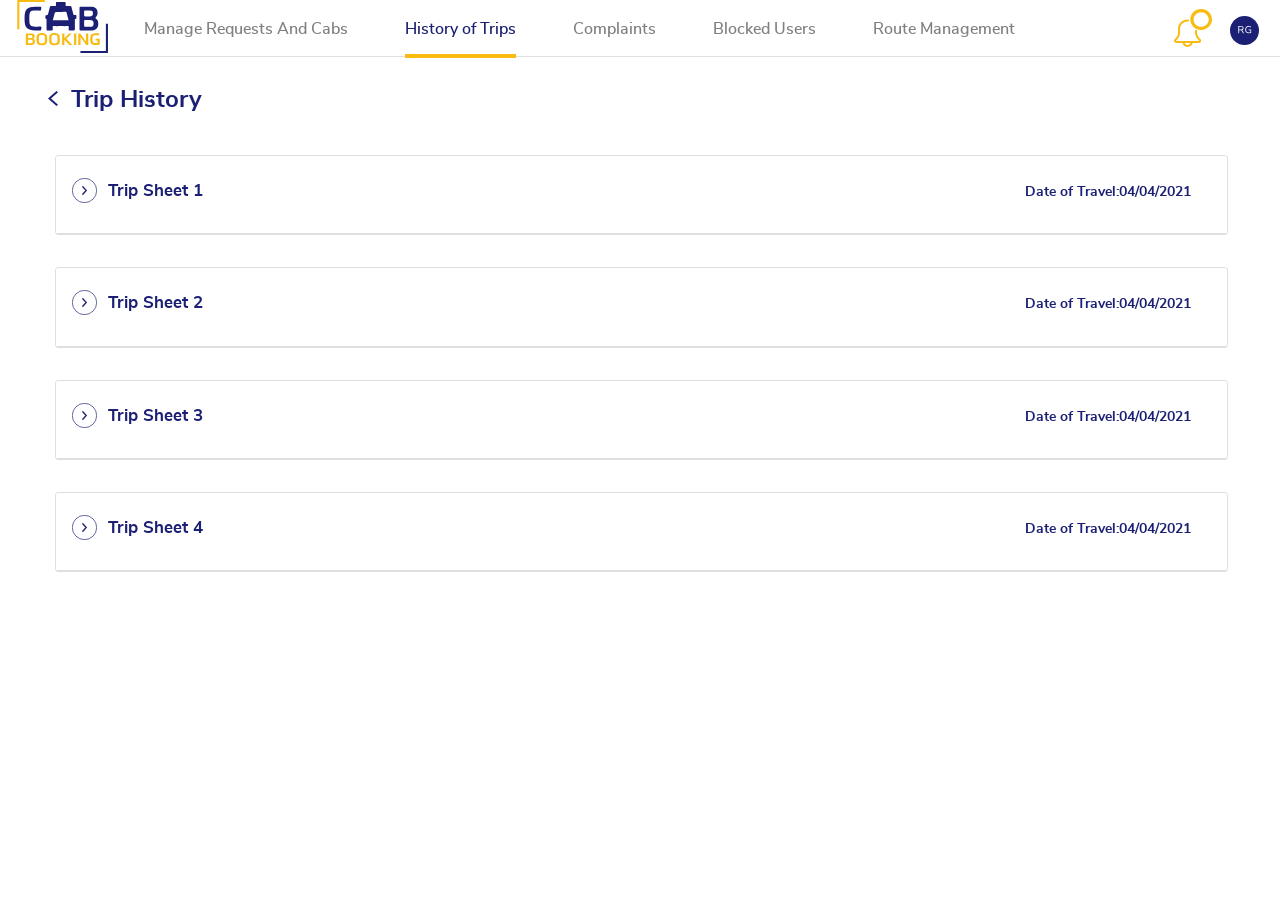
<file: AssignedCab/src/main/resources/static/accordionhistory.html>
<!DOCTYPE html>
<html lang ="en">
    <head>
        <meta charset ='utf-8'>
        <title>Capital Planning System</title>
        <link rel="stylesheet" type="text/css" href="css/stylesheet.css">
        <link rel="stylesheet" type="text/css" href="css/commontheme.css">
    </head>
    <body>
       <!--nav starts-->
       <div class="container-fluid">
        <div class="row">
      <div class="col-md-12 topnav-border">
        <div class="float-start">
             <a class="cab-logo" href="cabadmin.html"><img src="images/cab-logo.svg" class="cabapp-logo" alt="logo"></a>
          </div>
          <div class="float-start">
            <ul class="list-group list-group-horizontal">
                <li class="list-group-item nav-menu"><a class="link nav-align-tabs" href="cabadmin.html">Manage Requests And Cabs</a></li>
                <li class="list-group-item nav-menu"><a class="link requests requests-tabactive" href="history.html">History of Trips</a></li>
                <li class="list-group-item nav-menu"><a class="link nav-align-tabs" href="complaints.html">Complaints</a></li>
                <li class="list-group-item nav-menu"><a class="link nav-align-tabs" href="Blockedusers.html">Blocked Users</a></li>
                <li class="list-group-item nav-menu"><a class="link nav-align-tabs " href="routemanagement.html">Route Management</a></li>
             </ul>
            </div>
            <div class="float-end">
              <!--notification starts-->
              <div class="float-start">
                <div class="header-right">
                  <div class="dropdown col-md-12 float-start">
                      <img class="cursor" src="images/notify.svg" alt="notify-icon" title="notifications"  data-toggle="dropdown" aria-expanded="true">
                  <div class="dropdown-menu m-0 p-3 notify-filter" >
                    <div class="container-fluid">
                        <div class="row">
                            <div class="col-md-12 pb-2 border-0 mb-3"><span class="text-style-title h-size3">Notification</span>
                              <button type="button" class="btn-close float-end close-filter" data-dismiss="notify-filter" aria-label="Close">
                            </button>
                            </div>
                            
                             <div class="col-md-12">
                              <div class="row mb-3">
                                      <div class=" col-md-12 float-start topnav-border">
                                          <img src="images/success.svg" class="notification-icon float-start" alt="notifyicon">
                                          <p class="float-start notification-content">TN 12 W 3243 Trip ended<br>
                                          <span class="color">Succesfully</span></p>
                                        </div>
                                      <div class="float-end">
                                          <h6 class="notification-time float-end ">Just now</h6>
                                        </div>
                                  </div>
                                  
                                  <div>
                                      <div class=" col-md-12 float-start topnav-border">
                                          <img src="images/comp-red.svg" class="notification-icon float-start" alt="notifyicon">
                                          <p class="float-start notification-content">1234 Nithya Raised a<br>
                                            <span class="color1">Compliant</span></p>
                                        </div>
                                          <div class="float-end" >
                                            <h6 class="notification-time float-end ">Just now</h6>
                                          </div>
                                  </div>
                                 
                                 <div>
                                    <div class=" col-md-12 mt-3 ">
                                        <div class="col-md-6 float-start notify-space">
                                          <h6>2 Notifications</h6>
                                        </div>
                                        <div class="col-md-6 float-end notify-space1">
                                           <a href="#" class="float-end">Clear All</a>
                                        </div>
                                       </div>
                                 </div>
                              </div>
                            </div>
                          </div>
                      </div>
                  </div>
                </div>
              </div>
            <!--notification here-->

            <!--user profile starts-->
            <div class="float-end">
              <div class="header-right">
                <div class="dropdown col-md-12 float-start">
                    <img class="cursor navuserprofile-icons" src="images/user-profile.svg" alt="user-icon" title="User Profile"  data-toggle="dropdown" aria-expanded="true"/>
                <div class="dropdown-menu m-0 p-3 user-filter" >
                  <div class="container-fluid">
                      <div class="row">
                          <div class="col-md-12 pb-2 border-0 mb-3">
                            <button type="button" class="btn-close float-end close-filter" data-dismiss="user-filter" aria-label="Close">
                          </button>
                          </div>
                        
                           <div class="col-md-12">
                           
                            <div class="col-md-4 float-start">
                              <img src="images/user-icon-image.svg" class="user-profile-icon" alt="profileicon">
                          </div>
                              <div class="col-md-4 float-start">
                                <h5 class="userprofile-content pt-2">Raghavan Govind</h5>
                                <h5 class="userprofile-content1  pt-2">raghavan.g@avasoft.com</h5>
                                <button type="button" class="btnlogoutbtn mb-3 ">Logout</button>
                            
                            
                          
                              </div>
                                   
                           </div>
                            </div>
                            </div>
                          
                        
                  </div>
                  </div>
                  </div>
                  </div>
                  </div>
                  </div>
                  </div>
                  </div>
                 <!--user profile ends-->

                  <!--nav ends-->
        <div class="parent-container mt-2 mb-3 px-lg-5"><!--this is my parent container-->
        <div class="col-md-12">
            <a href="#"><img class="float-start img-back" src="images/back.svg" title="back" alt="back"/></a> 
            <h2 class="h-size1 float-start mb-3">Trip History</h2>
        </div>
        </div>
        <!--accordion tab1 starts here-->
        <div class="col-md-11 mb-4 mt-2 accord float-start">
          <div class="row">
            <div id="accordion">
              <div class="card accordion-card">
                <div class="card-header accordion-card-header accord-head" id="headingOne">
                  <h5 class="mb-0">
                    <span class="accordion-heading accordion-headertxt-style collapsed" data-toggle="collapse" data-target="#collapseOne" aria-expanded="false" aria-controls="collapseOne">       
                      <span class="h-size2 float-end">Date of Travel:04/04/2021</span><span class="accordion-icon"></span><span class="h-size3 float-start px-2 mb-4">Trip Sheet 1</span>
                    </span>
                  </h5>
                </div>
          
                <div id="collapseOne" class="collapse" aria-labelledby="headingOne" data-parent="#accordion">
                  <div class="card-body accordion-body p-0 w-100 float-start">

                     <!---content-->
               <div class="col-md-12 mb-4 float-start w-100 p-0">
                <table class="table">
                  <thead>
                    <tr class="display-shadow">
                      <th class="header-class">SL.No</th>
                      <th class="header-class">Employee Id</th>
                      <th class="header-class">Employee Name</th>
                      <th class="header-class">Drop Point</th>
                      <th class="header-class">Reached Time</th>
                      <th class="header-class">Status</th>
                    </tr>
                    </thead>
                  <tbody>
                      <tr class="row-bg-style">
                          <td class="spacing1">01</td>
                          <td class="spacing1">1234</td>
                          <td class="spacing1">Nithya</td>
                          <td class="spacing1">AGS</td>
                          <td class="spacing1">10:15 PM</td>
                          <td class="spacing1"><button class="round"></button>Reached</td>
                      </tr>
                        <tr class="row-bg-style">
                          <td class="spacing1">02</td>
                          <td class="spacing1">1235</td>
                          <td class="spacing1">Mani</td>
                           <td class="spacing1">Sirucheri</td>
                          <td class="spacing1">10:15 PM</td>
                          <td class="spacing1"><button class="round"></button>Reached</td>
                      </tr>
                        <tr class="row-bg-style">
                          <td class="spacing1">03</td>
                          <td class="spacing1">1236</td>
                          <td class="spacing1">Vishwa</td>
                          <td class="spacing1">Dollar</td>
                          <td class="spacing1">10:16 PM</td>
                          <td class="spacing1"><button class="round"></button>Reached</td>
                      </tr>
                        <tr class="row-bg-style">
                          <td class="spacing1">04</td>
                          <td class="spacing1">1237</td>
                          <td class="spacing1">Rubin</td>
                          <td class="spacing1">KK Nagar</td>
                        <td class="spacing1">-</td>
                        <td class="spacing1"><button class="round1"></button>No Show</td>
                      </tr>
                        <tr class="row-bg-style">
                          <td class="spacing1">05</td>
                          <td class="spacing1">1238</td>
                          <td class="spacing1">Rohith</td>
                          <td class="spacing1">Rajiv Nagar</td>
                          <td class="spacing1">10:17 PM</td>
                          <td class="spacing1"><button class="round"></button>Reached</td>
                      </tr>
                      <tr class="row-bg-style">
                          <td class="spacing1">06</td>
                          <td class="spacing1">1239</td>
                          <td class="spacing1">Saro</td>
                          <td class="spacing1">Medavakkam</td>
                          <td class="spacing1">10:20 PM</td>
                          <td class="spacing1"><button class="round"></button>Reached</td>
                      </tr>
                        </tbody>
                  </table>
            <!--content ends-->
            
            </div>
            
                </div>
              </div>
            </div>
       
           
            </div>
      </div> 
      </div>
      <!-- Accordion tab1 ends Here-->

      <!--accordion tab2 starts here-->
      <div class="col-md-11 mb-4 mt-2 accord float-start">
        <div class="row">
          <div id="accordion1">
            <div class="card accordion-card">
              <div class="card-header accordion-card-header accord-head" id="heading2">
                <h5 class="mb-0">
                  <span class="accordion-heading accordion-headertxt-style collapsed" data-toggle="collapse" data-target="#collapsetwo" aria-expanded="false" aria-controls="collapseOne">         
                    <span class="h-size2 float-end">Date of Travel:04/04/2021</span><span class="accordion-icon"></span><span class="h-size3 float-start px-2 mb-4">Trip Sheet 2</span>
                  </span>
                </h5>
              </div>
        
              <div id="collapsetwo" class="collapse" aria-labelledby="heading2" data-parent="#accordion1">
                <div class="card-body accordion-body p-0 w-100 float-start">

                   <!---content-->
             <div class="col-md-12 mb-4 float-start w-100 p-0">
              <table class="table">
                <thead>
                  <tr class="display-shadow">
                    <th class="header-class">SL.No</th>
                    <th class="header-class">Employee Id</th>
                    <th class="header-class">Employee Name</th>
                    <th class="header-class">Drop Point</th>
                    <th class="header-class">Reached Time</th>
                    <th class="header-class">Status</th>
                  </tr>
                  </thead>
                <tbody>
                    <tr class="row-bg-style">
                        <td class="spacing1">01</td>
                        <td class="spacing1">1234</td>
                        <td class="spacing1">Nithya</td>
                        <td class="spacing1">AGS</td>
                        <td class="spacing1">10:15 PM</td>
                        <td class="spacing1"><button class="round"></button>Reached</td>
                    </tr>
                      <tr class="row-bg-style">
                        <td class="spacing1">02</td>
                        <td class="spacing1">1235</td>
                        <td class="spacing1">Mani</td>
                         <td class="spacing1">Sirucheri</td>
                        <td class="spacing1">10:15 PM</td>
                        <td class="spacing1"><button class="round"></button>Reached</td>
                    </tr>
                      <tr class="row-bg-style">
                        <td class="spacing1">03</td>
                        <td class="spacing1">1236</td>
                        <td class="spacing1">Vishwa</td>
                        <td class="spacing1">Dollar</td>
                        <td class="spacing1">10:16 PM</td>
                        <td class="spacing1"><button class="round"></button>Reached</td>
                    </tr>
                      <tr class="row-bg-style">
                        <td class="spacing1">04</td>
                        <td class="spacing1">1237</td>
                        <td class="spacing1">Rubin</td>
                        <td class="spacing1">KK Nagar</td>
                      <td class="spacing1">-</td>
                      <td class="spacing1"><button class="round1"></button>No Show</td>
                    </tr>
                      <tr class="row-bg-style">
                        <td class="spacing1">05</td>
                        <td class="spacing1">1238</td>
                        <td class="spacing1">Rohith</td>
                        <td class="spacing1">Rajiv Nagar</td>
                        <td class="spacing1">10:18 PM</td>
                        <td class="spacing1"><button class="round"></button>Reached</td>
                    </tr>
                    <tr class="row-bg-style">
                        <td class="spacing1">06</td>
                        <td class="spacing1">1239</td>
                        <td class="spacing1">Saro</td>
                        <td class="spacing1">Medavakkam</td>
                        <td class="spacing1">10:20 PM</td>
                        <td class="spacing1"><button class="round"></button>Reached</td>
                    </tr>
                      </tbody>
                </table>
          <!--content ends-->
          
          </div>
          
              </div>
            </div>
          </div>
     
         
          </div>
    </div> 
    </div>
    <!-- Accordion tab2 ends Here-->
    <!--accordion tab3 starts here-->
    <div class="col-md-11 mb-4 mt-2 accord float-start">
      <div class="row">
        <div id="accordion2">
          <div class="card accordion-card">
            <div class="card-header accordion-card-header accord-head" id="heading3">
              <h5 class="mb-0">
                <span class="accordion-heading accordion-headertxt-style collapsed" data-toggle="collapse" data-target="#collapse3" aria-expanded="false" aria-controls="collapseOne">         
                  <span class="h-size2 float-end">Date of Travel:04/04/2021</span><span class="accordion-icon"></span><span class="h-size3 float-start px-2 mb-4">Trip Sheet 3</span>
                </span>
              </h5>
            </div>
      
            <div id="collapse3" class="collapse" aria-labelledby="heading3" data-parent="#accordion2">
              <div class="card-body accordion-body p-0 w-100 float-start">

                 <!---content-->
           <div class="col-md-12 mb-4 float-start w-100 p-0">
            <table class="table">
              <thead>
                <tr class="display-shadow">
                  <th class="header-class">SL.No</th>
                  <th class="header-class">Employee Id</th>
                  <th class="header-class">Employee Name</th>
                  <th class="header-class">Drop Point</th>
                  <th class="header-class">Reached Time</th>
                  <th class="header-class">Status</th>
                </tr>
                </thead>
              <tbody>
                  <tr class="row-bg-style">
                      <td class="spacing1">01</td>
                      <td class="spacing1">1234</td>
                      <td class="spacing1">Nithya</td>
                      <td class="spacing1">AGS</td>
                      <td class="spacing1">10:15 PM</td>
                      <td class="spacing1"><button class="round"></button>Reached</td>
                  </tr>
                    <tr class="row-bg-style">
                      <td class="spacing1">02</td>
                      <td class="spacing1">1235</td>
                      <td class="spacing1">Mani</td>
                       <td class="spacing1">Sirucheri</td>
                      <td class="spacing1">10:15 PM</td>
                      <td class="spacing1"><button class="round"></button>Reached</td>
                  </tr>
                    <tr class="row-bg-style">
                      <td class="spacing1">03</td>
                      <td class="spacing1">1236</td>
                      <td class="spacing1">Vishwa</td>
                      <td class="spacing1">Dollar</td>
                      <td class="spacing1">10:16 PM</td>
                      <td class="spacing1"><button class="round"></button>Reached</td>
                  </tr>
                    <tr class="row-bg-style">
                      <td class="spacing1">04</td>
                      <td class="spacing1">1237</td>
                      <td class="spacing1">Rubin</td>
                      <td class="spacing1">KK Nagar</td>
                    <td class="spacing1">-</td>
                    <td class="spacing1"><button class="round1"></button>No Show</td>
                  </tr>
                    <tr class="row-bg-style">
                      <td class="spacing1">05</td>
                      <td class="spacing1">1238</td>
                      <td class="spacing1">Rohith</td>
                      <td class="spacing1">Rajiv Nagar</td>
                      <td class="spacing1">10:18 PM</td>
                      <td class="spacing1"><button class="round"></button>Reached</td>
                  </tr>
                  <tr class="row-bg-style">
                      <td class="spacing1">06</td>
                      <td class="spacing1">1239</td>
                      <td class="spacing1">Saro</td>
                      <td class="spacing1">Medavakkam</td>
                      <td class="spacing1">10:20 PM</td>
                      <td class="spacing1"><button class="round"></button>Reached</td>
                  </tr>
                    </tbody>
              </table>
        <!--content ends-->
        
        </div>
        
            </div>
          </div>
        </div>
   
       
        </div>
  </div> 
  </div>
  <!-- Accordion tab3 ends Here-->
  <!--accordion tab4 starts here-->
  <div class="col-md-11 mb-4 mt-2 accord float-start">
    <div class="row">
      <div id="accordion3">
        <div class="card accordion-card">
          <div class="card-header accordion-card-header accord-head" id="heading4">
            <h5 class="mb-0">
              <span class="accordion-heading accordion-headertxt-style collapsed" data-toggle="collapse" data-target="#collapse4" aria-expanded="false" aria-controls="collapseOne">         
                <span class="h-size2 float-end">Date of Travel:04/04/2021</span><span class="accordion-icon"></span><span class="h-size3 float-start px-2 mb-4">Trip Sheet 4</span>
              </span>
            </h5>
          </div>
    
          <div id="collapse4" class="collapse" aria-labelledby="heading4" data-parent="#accordion3">
            <div class="card-body accordion-body p-0 w-100 float-start">

               <!---content-->
         <div class="col-md-12 mb-4 float-start w-100 p-0">
          <table class="table">
            <thead>
              <tr class="display-shadow">
                <th class="header-class">SL.No</th>
                <th class="header-class">Employee Id</th>
                <th class="header-class">Employee Name</th>
                <th class="header-class">Drop Point</th>
                <th class="header-class">Reached Time</th>
                <th class="header-class">Status</th>
              </tr>
              </thead>
            <tbody>
                <tr class="row-bg-style">
                    <td class="spacing1">01</td>
                    <td class="spacing1">1234</td>
                    <td class="spacing1">Nithya</td>
                    <td class="spacing1">AGS</td>
                    <td class="spacing1">10:15 PM</td>
                    <td class="spacing1"><button class="round"></button>Reached</td>
                </tr>
                  <tr class="row-bg-style">
                    <td class="spacing1">02</td>
                    <td class="spacing1">1235</td>
                    <td class="spacing1">Mani</td>
                     <td class="spacing1">Sirucheri</td>
                    <td class="spacing1">10:15 PM</td>
                    <td class="spacing1"><button class="round"></button>Reached</td>
                </tr>
                  <tr class="row-bg-style">
                    <td class="spacing1">03</td>
                    <td class="spacing1">1236</td>
                    <td class="spacing1">Vishwa</td>
                    <td class="spacing1">Dollar</td>
                    <td class="spacing1">10:16 PM</td>
                    <td class="spacing1"><button class="round"></button>Reached</td>
                </tr>
                  <tr class="row-bg-style">
                    <td class="spacing1">04</td>
                    <td class="spacing1">1237</td>
                    <td class="spacing1">Rubin</td>
                    <td class="spacing1">KK Nagar</td>
                  <td class="spacing1">10:20 PM</td>
                  <td class="spacing1"><button class="round"></button>Reached</td>
                </tr>
                  <tr class="row-bg-style">
                    <td class="spacing1">05</td>
                    <td class="spacing1">1238</td>
                    <td class="spacing1">Rohith</td>
                    <td class="spacing1">Rajiv Nagar</td>
                    <td class="spacing1">-</td>
                    <td class="spacing1"><button class="round1"></button>No Show</td>
                </tr>
                <tr class="row-bg-style">
                    <td class="spacing1">06</td>
                    <td class="spacing1">1239</td>
                    <td class="spacing1">Saro</td>
                    <td class="spacing1">Medavakkam</td>
                    <td class="spacing1">-</td>
                    <td class="spacing1"><button class="round1"></button>No show</td>
                </tr>
                  </tbody>
            </table>
      <!--content ends-->
      
      </div>
      
          </div>
        </div>
      </div>
 
     
      </div>
</div> 
</div>
<!-- Accordion tab4 ends Here-->



        <script src="js/jquery.min.js"></script>
        <script src="js/popper.js"></script>
        <script src="js/bootstrap.min.js"></script>
        <script>
             </script>
                
            </body>
          </html>
</file>
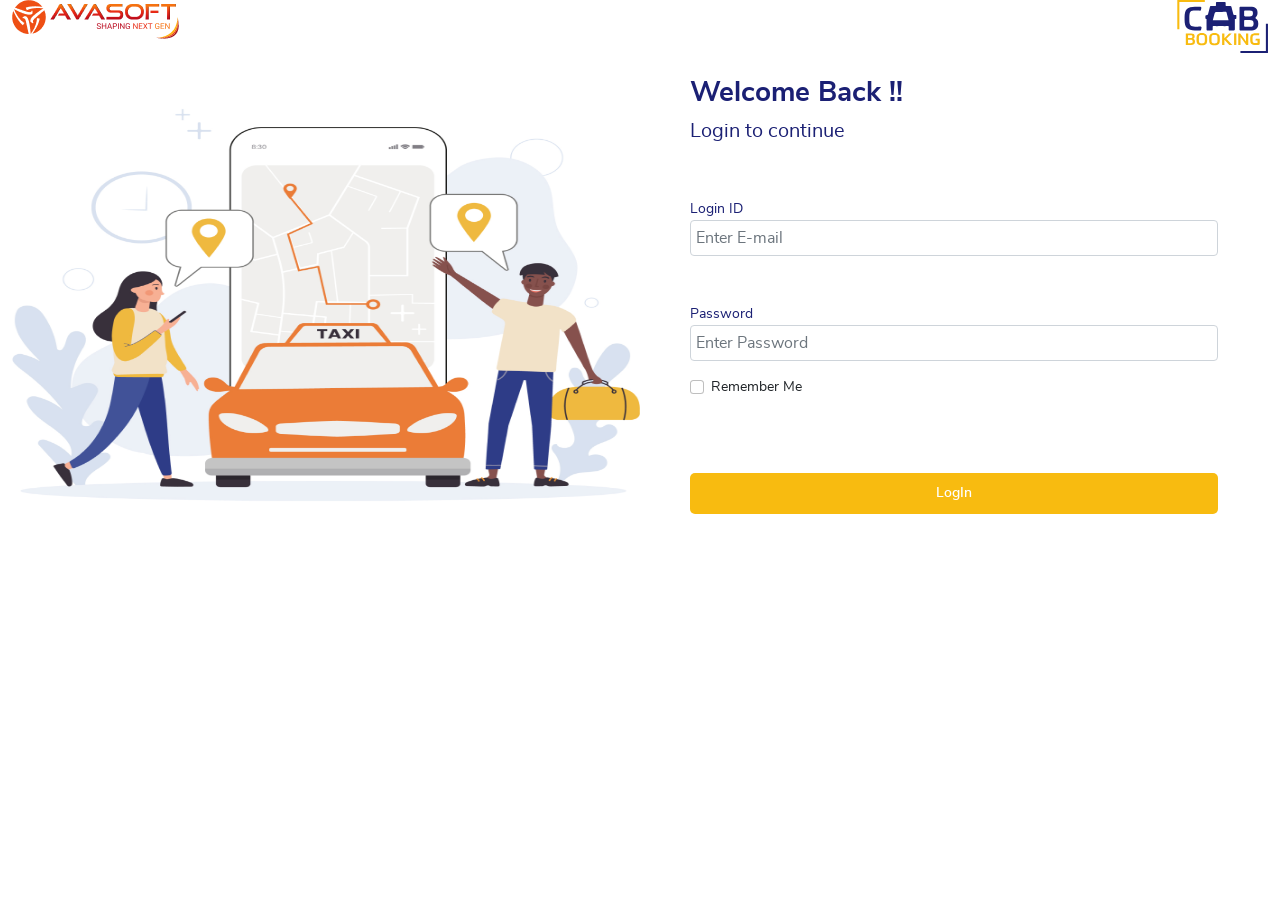
<file: AssignedCab/src/main/resources/static/Admin-login.html>
<!DOCTYPE html>
    <html lang="en">
        <head>
            <title>exercise</title>
            <meta charset="utf-8"/>
            <meta name="viewport" content="width=device-width, initial-scale=1.0">
            <link rel ="stylesheet" type="text/css" href="css/commontheme.css">
             <link rel ="stylesheet" type="text/css" href="css/stylesheet.css">
        </head>
        <body>
           <div class="container-fluid">
               <div class="row">
                   <!--login starts--> 
                   <!--nav starts-->
                   <nav>
                    <div class="col-md-12">
                        <div class="float-start">
                          <img src="images/avasoft-logo.png" class="avasoftlogo" alt="logo">
                        </div>
                        <div class="float-end">
                        <img src="images/cab-logo.svg" class="cabapp-logo float-start" alt="cablogo">
                          
                        </div>
                    </div>
                   </nav>
                   <!--nav ends-->
                   <div class="col-md-12 ">
                      <div class="col-md-6 cab-illustration float-start">
                         <img src="images/Illustration.png" class="illustration"alt="cabillustration">
                      </div>
                      <div class="col-md-12 col-lg-6 login-cred float-start mt-4">
                        <h3 class="welcome">Welcome Back !!</h3>
                        <h5 class="login-title">Login to continue</h5>
                        <div class=" col-md-12  col-12 float-start mt-5">
                            <label class="float-start login-id">Login ID</label>
                        <input type="text"  class=" form-control email float-start" placeholder="Enter E-mail">
                        </div>
                        <div class=" col-md-12 col-12 float-start mt-5">
                            <label class="float-start login-password">Password</label>
                        <input type="text"  class=" form-control password float-start" placeholder="Enter Password">
                        </div>
                       <div class=" col-md-12  col-12 check-box float-start mt-3 ">
                        <div class="form-check ">
                            <input class="form-check-input remember-checkbox float-start" type="checkbox" value="" id="rememberCheck">
                            <label class="form-check-label " for="rememberCheck">Remember Me</label>
                          </div>
                       </div>
                        <div>
                          <button type="button" class="login ">LogIn</button>
                        </div>
                      </div>
                   </div>
                    
                    <!--login starts--> 

               </div>

           </div>
            <!-- button -->
              
            
          
            <!--action block popup ends-->
            <script src="js/jquery.min.js"></script>
         <script src="js/popper.js"></script>
         <script src="js/bootstrap.min.js"></script>
         <script>
          $('.advanced-filter').click(function (event) {
          event.stopPropagation();
          
        });
            $('#close-filter').click(function(){
        $('.advanced-filter').removeClass('show');
        })
        </script>
        </body>
    </html>
</file>
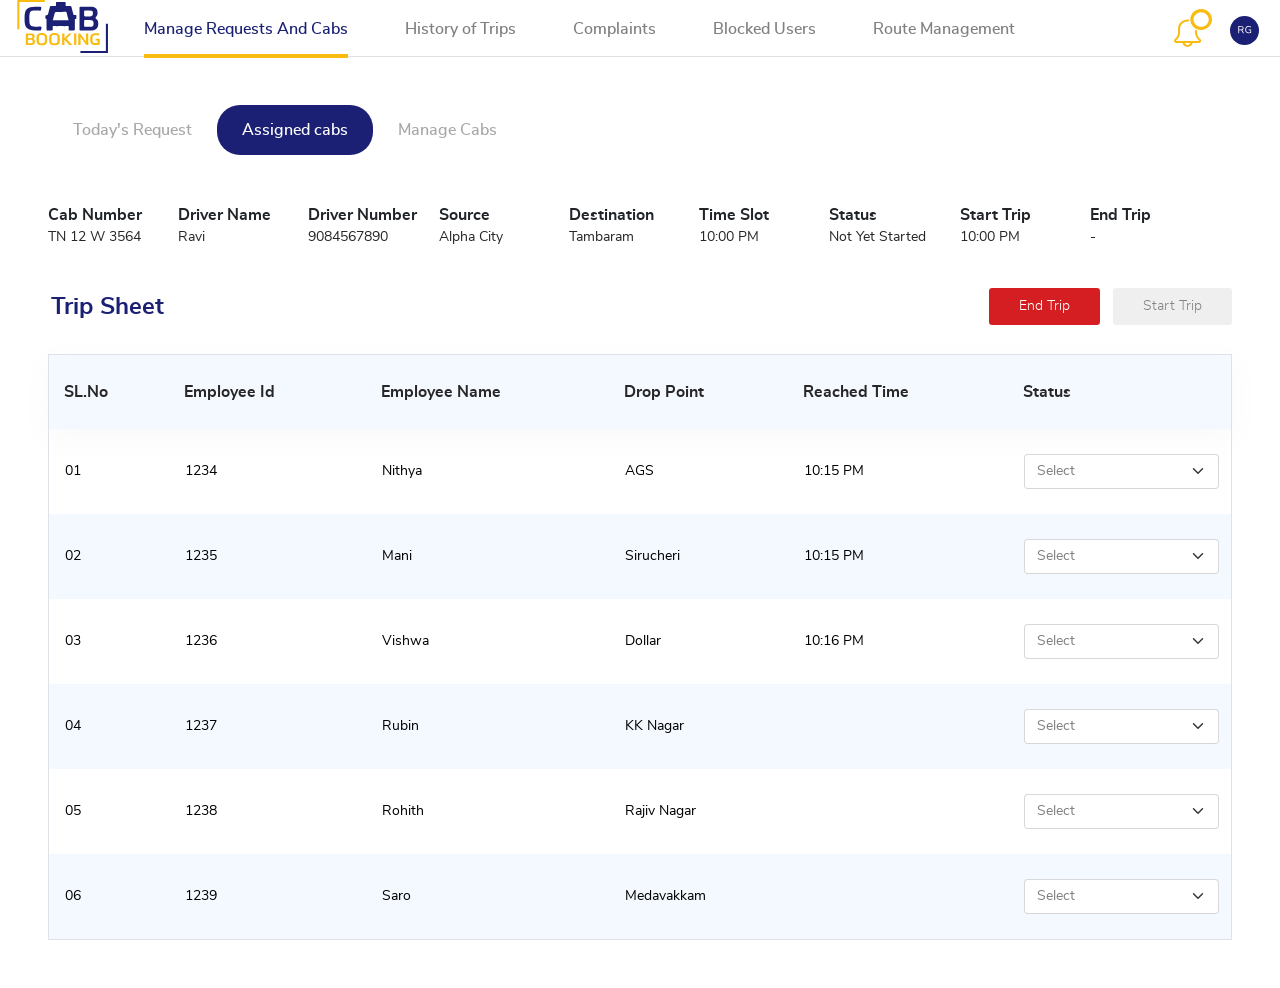
<file: AssignedCab/src/main/resources/static/ongoingtripsheet.html>
<!DOCTYPE html>
<html lang ="en">
    <head>
        <meta charset ='utf-8'>
        <title>Capital Planning System</title>
        <link rel="stylesheet" type="text/css" href="css/stylesheet.css">
        <link rel="stylesheet" type="text/css" href="css/commontheme.css">
    </head>
    <body>
       <!--nav starts-->
       <div class="container-fluid">
        <div class="row">
      <div class="col-md-12 topnav-border">
        <div class="float-start">
             <a class="cab-logo" href="cabadmin.html"><img src="images/cab-logo.svg" class="cabapp-logo" alt="logo"></a>
          </div>
          <div class="float-start">
            <ul class="list-group list-group-horizontal">
                <li class="list-group-item nav-menu requests"><a class="link requests requests-tabactive " href="cabadmin.html">Manage Requests And Cabs</a></li>
                <li class="list-group-item nav-menu"><a class="link nav-align-tabs" href="history.html">History of Trips</a></li>
                <li class="list-group-item nav-menu"><a class="link nav-align-tabs" href="complaints.html">Complaints</a></li>
                <li class="list-group-item nav-menu"><a class="link nav-align-tabs" href="Blockedusers.html">Blocked Users</a></li>
                <li class="list-group-item nav-menu"><a class="link nav-align-tabs" href="routemanagement.html">Route Management</a></li>
             </ul>
            </div>
            <div class="float-end">
              <!--notification starts-->
              <div class="float-start">
                <div class="header-right">
                  <div class="dropdown col-md-12 float-start">
                      <img class="cursor" src="images/notify.svg" alt="notify-icon" title="notifications"  data-toggle="dropdown" aria-expanded="true">
                  <div class="dropdown-menu m-0 p-3 notify-filter" >
                    <div class="container-fluid">
                        <div class="row">
                            <div class="col-md-12 pb-2 border-0 mb-3"><span class="text-style-title h-size3">Notification</span>
                              <button type="button" class="btn-close float-end close-filter" data-dismiss="notify-filter" aria-label="Close">
                            </button>
                            </div>
                            
                             <div class="col-md-12">
                              <div class="row mb-3">
                                      <div class=" col-md-12 float-start topnav-border">
                                          <img src="images/success.svg" class="notification-icon float-start" alt="notifyicon">
                                          <p class="float-start notification-content">TN 12 W 3243 Trip ended<br>
                                          <span class="color">Succesfully</span></p>
                                        </div>
                                      <div class="float-end">
                                          <h6 class="notification-time float-end ">Just now</h6>
                                        </div>
                                  </div>
                                  
                                  <div>
                                      <div class=" col-md-12 float-start topnav-border">
                                          <img src="images/comp-red.svg" class="notification-icon float-start" alt="notifyicon">
                                          <p class="float-start notification-content">1234 Nithya Raised a<br>
                                            <span class="color1">Compliant</span></p>
                                        </div>
                                          <div class="float-end" >
                                            <h6 class="notification-time float-end ">Just now</h6>
                                          </div>
                                  </div>
                                 
                                 <div>
                                    <div class=" col-md-12 mt-3 ">
                                        <div class="col-md-6 float-start notify-space">
                                          <h6>2 Notifications</h6>
                                        </div>
                                        <div class="col-md-6 float-end notify-space1">
                                           <a href="#" class="float-end">Clear All</a>
                                        </div>
                                       </div>
                                 </div>
                              </div>
                            </div>
                          </div>
                      </div>
                  </div>
                </div>
              </div>
            <!--notification here-->

            <!--user profile starts-->
            <div class="float-end">
              <div class="header-right">
                <div class="dropdown col-md-12 float-start">
                    <img class="cursor navuserprofile-icons" src="images/user-profile.svg"  alt="user-icon" title="User Profile"  data-toggle="dropdown" aria-expanded="true"/>
                <div class="dropdown-menu m-0 p-3 user-filter" >
                  <div class="container-fluid">
                      <div class="row">
                          <div class="col-md-12 pb-2 border-0 mb-3">
                            <button type="button" class="btn-close float-end close-filter" data-dismiss="user-filter" aria-label="Close">
                          </button>
                          </div>
                        
                           <div class="col-md-12">
                           
                            <div class="col-md-4 float-start">
                              <img src="images/user-icon-image.svg" class="user-profile-icon" alt="profileicon">
                          </div>
                              <div class="col-md-4 float-start">
                                <h5 class="userprofile-content pt-2">Raghavan Govind</h5>
                                <h5 class="userprofile-content1  pt-2">raghavan.g@avasoft.com</h5>
                                <button type="button" class="btnlogoutbtn mb-3 ">Logout</button>
                            
                            
                          
                          </div>
                            </div>
                            </div>
                          </div>
                        
                  </div>
                  </div>
                  </div>
                  </div>
                  </div>
                  </div>
                  </div>
                  </div>
                 <!--user profile ends-->

                  <!--nav ends-->
        <div class="col-md-12 flt-lft my-5 px-lg-5 tab"><!--tab starts here-->
            <ul class="nav nav-pills mb-4" style="float:left" id="pills-tab" role="tablist">
                <li class="nav-item" role="presentation">
                    <a class="nav-link bord tab-color" id="pills-todaysrequest-tab" data-toggle="pill" href="#pills-todaysrequest" role="tab" aria-controls="pills-todaysrequest" aria-selected="">Today's Request</a>
                  </li>
                  <li class="nav-item" role="presentation">
                    <a class="nav-link bord tab-color active" id="pills-assignedcabs-tab" data-toggle="pill" href="#pills-assignedcabs" role="tab" aria-controls="pills-assignedcabs" aria-selected="true">Assigned cabs</a>
                  </li>
                  <li class="nav-item" role="presentation">
                    <a class="nav-link bord tab-color" id="pills-managecabs-tab" data-toggle="pill" href="#pills-managecabs" role="tab" aria-controls="pills-managecabs" aria-selected="false">Manage Cabs</a>
                  </li>
                </ul>
                <!--tab ends here-->
                <div class="tab-content" id="pills-tabContent">
                <div class="tab-pane fade show active" id="pills-assignedcabs" role="tabpanel" aria-labelledby="pills-assignedcabs-tab">
                    <div class="w-100 float-start mt-4 trip-class">
                            <div class="float-start width-cab1 ">
                                <div class="trip-space">Cab Number</div> 
                                <div class="trip-space1">TN 12 W 3564</div>
                            </div>
                            <div class="float-start width-cab1">
                                 <div class="trip-space">Driver Name</div>
                                  <div class="trip-space1">Ravi</div>
                            </div>
                            <div class="float-start width-cab1">
                                <div class="trip-space">Driver Number</div>
                                <div class="trip-space1">9084567890</div>
                            </div>
                            <div class="float-start width-cab1">
                                <div class="trip-space">Source</div>
                                <div class="trip-space1">Alpha City</div>
                            </div>
                            <div class="float-start width-cab1">
                                <div class="trip-space">Destination</div>
                                <div class="trip-space1">Tambaram</div>
                            </div>
                            <div class="float-start width-cab1">
                                <div class="trip-space">Time Slot</div>
                                <div class="trip-space1">10:00 PM</div>
                            </div>
                            <div class="float-start width-cab1">
                                <div class="trip-space">Status</div>
                                <div class="trip-space1">Not Yet Started</div>
                            </div>
                            <div class="float-start width-cab1">
                                <div class="trip-space">Start Trip</div>
                                <div class="trip-space1">10:00 PM</div>
                            </div>
                            <div class="float-start width-cab1">
                                <div class="trip-space">End Trip</div>
                                <div class="trip-space1">-</div>
                            </div>

                    </div>
                        <div class="parent-container mt-4 mb-3"><!--this is my trip container-->
                            <h2 class="h-size1 float-start mb-3">Trip Sheet</h2>
                            <!--end trip button starts here-->

                            <div class="float-end mt-3">
                            <button type="button" class="btn btn-primary btn-sm tri2 new-proj">End Trip</button>
                            <!--end trip button ends here-->

                            <!--start trip button starts here-->
                            <button type="button" class="btn btn-primary btn-sm tri new-proj">Start Trip</button>
                            <!--start trip button ends here-->

                            </div>
                            </div>
                        <table class="table border mb-0">
                            <thead>
                              <tr class="display-shadow">
                                <th class="header-class">SL.No</th>
                                <th class="header-class">Employee Id</th>
                                <th class="header-class">Employee Name</th>
                                <th class="header-class">Drop Point</th>
                                <th class="header-class">Reached Time</th>
                                <th class="header-class">Status</th>
                              </tr>
                              </thead>
                            <tbody>
                                <tr class="row-bg-style">
                                    <td class="spacing1">01</td>
                                    <td class="spacing1">1234</td>
                                    <td class="spacing1">Nithya</td>
                                    <td class="spacing1">AGS</td>
                                    <td class="spacing1">10:15 PM</td>
                                    <td class="spacing1">
                                        <select class="form-select style-select1 border-filter-style" id="Droppoint" aria-label="Default-example">
                                            <option selected>Select</option>
                                            <option value="1">Reached</option>
                                            <option value="2">No Show</option>
                                          </select>
                                    </td>
                                </tr>
                                  <tr class="row-bg-style">
                                    <td class="spacing1">02</td>
                                    <td class="spacing1">1235</td>
                                    <td class="spacing1">Mani</td>
                                     <td class="spacing1">Sirucheri</td>
                                    <td class="spacing1">10:15 PM</td>
                                    <td class="spacing1">
                                        <select class="form-select style-select1 border-filter-style" id="Droppoint1" aria-label="Default-example">
                                            <option selected>Select</option>
                                            <option value="1">Reached</option>
                                            <option value="2">No Show</option>
                                          </select>
                                    </td>
                                </tr>
                                  <tr class="row-bg-style">
                                    <td class="spacing1">03</td>
                                    <td class="spacing1">1236</td>
                                    <td class="spacing1">Vishwa</td>
                                    <td class="spacing1">Dollar</td>
                                    <td class="spacing1">10:16 PM</td>
                                    <td class="spacing1">
                                        <select class="form-select style-select1 border-filter-style" id="Droppoint2" aria-label="Default-example">
                                            <option selected>Select</option>
                                            <option value="1">Reached</option>
                                            <option value="2">No Show</option>
                                          </select>
                                    </td>
                                </tr>
                                  <tr class="row-bg-style">
                                    <td class="spacing1">04</td>
                                    <td class="spacing1">1237</td>
                                    <td class="spacing1">Rubin</td>
                                    <td class="spacing1">KK Nagar</td>
                                  <td class="spacing1"></td>
                                  <td class="spacing1">
                                    <select class="form-select style-select1 border-filter-style" id="Droppoint3" aria-label="Default-example">
                                        <option selected>Select</option>
                                        <option value="1">Reached</option>
                                        <option value="2">No Show</option>
                                      </select>
                                  </td>
                                </tr>
                                  <tr class="row-bg-style">
                                    <td class="spacing1">05</td>
                                    <td class="spacing1">1238</td>
                                    <td class="spacing1">Rohith</td>
                                    <td class="spacing1">Rajiv Nagar</td>
                                    <td class="spacing1"></td>
                                    <td class="spacing1">
                                        <select class="form-select style-select1 border-filter-style" id="Droppoint4" aria-label="Default-example">
                                            <option selected>Select</option>
                                            <option value="1">Reached</option>
                                            <option value="2">No Show</option>
                                            
                                          </select>
                                    </td>
                                </tr>
                                <tr class="row-bg-style">
                                    <td class="spacing1">06</td>
                                    <td class="spacing1">1239</td>
                                    <td class="spacing1">Saro</td>
                                    <td class="spacing1">Medavakkam</td>
                                    <td class="spacing1"></td>
                                    <td class="spacing1">
                                        <select class="form-select style-select1 border-filter-style" id="Droppoint5" aria-label="Default-example">
                                            <option selected>Select</option>
                                            <option value="1">Reached</option>
                                            <option value="2">No Show</option>
                                            
                                          </select>
                                    </td>
                                </tr>
                                  </tbody>
                                  </table>
                        </div>
                        </div>
                        </div>















                        <script src="js/jquery.min.js"></script>
                        <script src="js/popper.js"></script>
                        <script src="js/bootstrap.min.js"></script>
                        <script>
                          $('.advanced-filter').click(function (event) {
                          event.stopPropagation();
                          
                        });
                            $('#close-filter').click(function(){
                        $('.advanced-filter').removeClass('show');
                        })
                        
                        </script>
                        
                            </body>
                          </html>
</file>
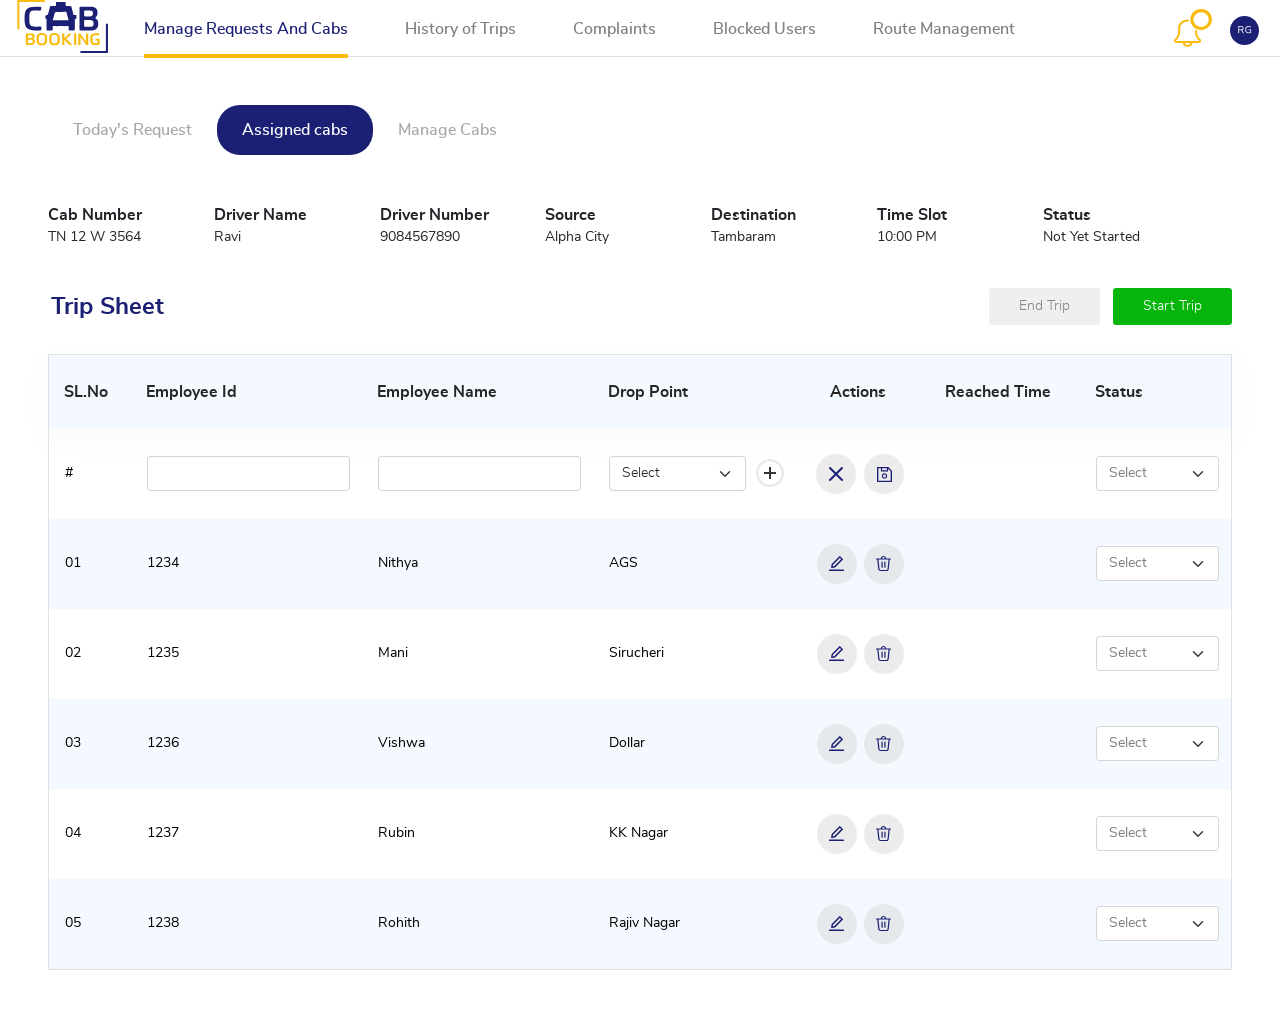
<file: AssignedCab/src/main/resources/static/tripsheet.html>
<!DOCTYPE html>
<html lang ="en">
    <head>
        <meta charset ='utf-8'>
        <title>Capital Planning System</title>
        <link rel="stylesheet" type="text/css" href="css/stylesheet.css">
        <link rel="stylesheet" type="text/css" href="css/commontheme.css">
    </head>
    <body>
       <!--nav starts-->
       <div class="container-fluid">
        <div class="row">
      <div class="col-md-12 topnav-border">
        <div class="float-start">
             <a class="cab-logo" href="cabadmin.html"><img src="images/cab-logo.svg" class="cabapp-logo" alt="logo"></a>
          </div>
          <div class="float-start">
            <ul class="list-group list-group-horizontal">
                <li class="list-group-item nav-menu requests"><a class="link requests requests-tabactive " href="cabadmin.html">Manage Requests And Cabs</a></li>
                <li class="list-group-item nav-menu"><a class="link nav-align-tabs" href="history.html">History of Trips</a></li>
                <li class="list-group-item nav-menu"><a class="link nav-align-tabs" href="complaints.html">Complaints</a></li>
                <li class="list-group-item nav-menu"><a class="link nav-align-tabs" href="Blockedusers.html">Blocked Users</a></li>
                <li class="list-group-item nav-menu"><a class="link nav-align-tabs" href="routemanagement.html">Route Management</a></li>
             </ul>
            </div>
            <div class="float-end">
              <!--notification starts-->
              <div class="float-start">
                <div class="header-right">
                  <div class="dropdown col-md-12 float-start">
                      <img class="cursor" src="images/notify.svg" alt="notify-icon" title="notifications"  data-toggle="dropdown" aria-expanded="true">
                  <div class="dropdown-menu m-0 p-3 notify-filter" >
                    <div class="container-fluid">
                        <div class="row">
                            <div class="col-md-12 pb-2 border-0 mb-3"><span class="text-style-title h-size3">Notification</span>
                              <button type="button" class="btn-close float-end close-filter" data-dismiss="notify-filter" aria-label="Close">
                            </button>
                            </div>
                            
                             <div class="col-md-12">
                              <div class="row mb-3">
                                      <div class=" col-md-12 float-start topnav-border">
                                          <img src="images/success.svg" class="notification-icon float-start" alt="notifyicon">
                                          <p class="float-start notification-content">TN 12 W 3243 Trip ended<br>
                                          <span class="color">Succesfully</span></p>
                                        </div>
                                      <div class="float-end">
                                          <h6 class="notification-time float-end ">Just now</h6>
                                        </div>
                                  </div>
                                  
                                  <div>
                                      <div class=" col-md-12 float-start topnav-border">
                                          <img src="images/comp-red.svg" class="notification-icon float-start" alt="notifyicon">
                                          <p class="float-start notification-content">1234 Nithya Raised a<br>
                                            <span class="color1">Compliant</span></p>
                                        </div>
                                          <div class="float-end" >
                                            <h6 class="notification-time float-end ">Just now</h6>
                                          </div>
                                  </div>
                                 
                                 <div>
                                    <div class=" col-md-12 mt-3 ">
                                        <div class="col-md-6 float-start notify-space">
                                          <h6>2 Notification</h6>
                                        </div>
                                        <div class="col-md-6 float-end notify-space1">
                                           <a href="#" class="float-end">Clear All</a>
                                        </div>
                                       </div>
                                 </div>
                              </div>
                            </div>
                          </div>
                      </div>
                  </div>
                </div>
              </div>
            <!--notification here-->

            <!--user profile starts-->
            <div class="float-end">
              <div class="header-right">
                <div class="dropdown col-md-12 float-start">
                    <img class="cursor navuserprofile-icons" src="images/user-profile.svg" alt="user-icon" title="User Profile"  data-toggle="dropdown" aria-expanded="true"/>
                <div class="dropdown-menu m-0 p-3 user-filter" >
                  <div class="container-fluid">
                      <div class="row">
                          <div class="col-md-12 pb-2 border-0 mb-3">
                            <button type="button" class="btn-close float-end close-filter" data-dismiss="user-filter" aria-label="Close">
                          </button>
                          </div>
                        
                           <div class="col-md-12">
                           
                            <div class="col-md-4 float-start">
                              <img src="images/user-icon-image.svg" class="user-profile-icon" alt="profileicon">
                          </div>
                              <div class="col-md-4 float-start">
                                <h5 class="userprofile-content pt-2">Raghavan Govind</h5>
                                <h5 class="userprofile-content1  pt-2">raghavan.g@avasoft.com</h5>
                                <button type="button" class="btnlogoutbtn mb-3 ">Logout</button>
                            
                            
                          
                              </div>
                                   
                           </div>
                            </div>
                            </div>
                          
                        
                  </div>
                  </div>
                  </div>
                  </div>
                  </div>
                  </div>
                  </div>
                  </div>
                 <!--user profile ends-->

                  <!--nav ends-->
        <div class="col-md-12 flt-lft my-5 px-lg-5 tab"><!--tab starts here-->
            <ul class="nav nav-pills mb-4" style="float:left" id="pills-tab" role="tablist">
                <li class="nav-item" role="presentation">
                    <a class="nav-link bord tab-color" href="cabadmin.html" id="pills-todaysrequest-tab" data-toggle="pill" href="#pills-todaysrequest" role="tab" aria-controls="pills-todaysrequest" aria-selected="false">Today's Request</a>
                  </li>
                  <li class="nav-item" role="presentation">
                    <a class="nav-link bord tab-color active" id="pills-assignedcabs-tab" data-toggle="pill" href="#pills-assignedcabs" role="tab" aria-controls="pills-assignedcabs" aria-selected="true">Assigned cabs</a>
                  </li>
                  <li class="nav-item" role="presentation">
                    <a class="nav-link bord tab-color" id="pills-managecabs-tab" data-toggle="pill" href="#pills-managecabs" role="tab" aria-controls="pills-managecabs" aria-selected="false">Manage Cabs</a>
                  </li>
                </ul>
                <!--tab ends here-->
                <!-- assignedtab starts here-->
                <div class="tab-content" id="pills-tabContent">
                <div class="tab-pane fade show active" id="pills-assignedcabs" role="tabpanel" aria-labelledby="pills-assignedcabs-tab">
                    <div class="w-100 float-start mt-4 trip-class">
                            <div class="float-start width-cab">
                                <div class="trip-space">Cab Number</div> 
                                <div class="trip-space1">TN 12 W 3564</div>
                            </div>
                            <div class="float-start width-cab">
                                 <div class="trip-space">Driver Name</div>
                                  <div class="trip-space1">Ravi</div>
                            </div>
                            <div class="float-start width-cab">
                                <div class="trip-space">Driver Number</div>
                                <div class="trip-space1">9084567890</div>
                            </div>
                            <div class="float-start width-cab">
                                <div class="trip-space">Source</div>
                                <div class="trip-space1">Alpha City</div>
                            </div>
                            <div class="float-start width-cab">
                                <div class="trip-space">Destination</div>
                                <div class="trip-space1">Tambaram</div>
                            </div>
                            <div class="float-start width-cab">
                                <div class="trip-space">Time Slot</div>
                                <div class="trip-space1">10:00 PM</div>
                            </div>
                            <div class="float-start width-cab">
                                <div class="trip-space">Status</div>
                                <div class="trip-space1">Not Yet Started</div>
                            </div>

                    </div>
                        <div class="parent-container mt-4 mb-3"><!--this is my trip container-->
                            <h2 class="h-size1 float-start mb-3">Trip Sheet</h2>
                            <!--end trip button starts here-->

                            <div class="float-end mt-3">
                            <button type="button" class="btn btn-primary btn-sm tri new-proj">End Trip</button>
                            <!--end trip button ends here-->

                            <!--start trip button starts here-->
                            <button type="button" class="btn btn-primary btn-sm tri1 new-proj">Start Trip</button>
                            <!--start trip button ends here-->

                            </div>
                        </div>
                        <table class="table border mb-0">
                            <thead>
                              <tr class="display-shadow">
                                <th class="header-class">SL.No</th>
                                <th class="header-class">Employee Id</th>
                                <th class="header-class">Employee Name</th>
                                <th class="header-class">Drop Point</th>
                                <th class="header-class text-center">Actions</th>
                                <th class="header-class">Reached Time</th>
                                <th class="header-class">Status</th>
                              </tr>
                              </thead>
                            <tbody>
                                <tr class="row-bg-style">
                                    <td class="spacing1">#</td>
                                    <td class="spacing1"> <input type="text" class="form-control border-filter-style" id="emp-id"></td>
                                    <td class="spacing1"> <input type="text" class="form-control border-filter-style" id="emp-name"></td>
                                  <td class="spacing1"><select class="form-select style-select" aria-label="Default select example">
                                    <option selected>Select</option>
                                    <option value="1">Reached</option>
                                    <option value="2">No Show</option>
                                  </select><a href="#" title= "Add" class="actions3-image"><img class="add-style" src="images/add.svg" alt="add-icon" data-toggle="modal" data-target="#drop-pop22"/></a></td>
                                  <td class="spacing1 text-center"><a href="#" title="Cancel" class="actions2-image"><img src="images/cancel.svg" alt="cancel-icon"/></a><a href="#" title="Save" class="actions4-image m-2"><img src="images/save.svg" alt="save-icon"/></a></td>
                                  <td class="spacing1"></td>
                                  <td class="spacing1">
                                    <select class="form-select style-select1 border-filter-style" id="Droppoint0" aria-label="Default-example">
                                        <option selected>Select</option>
                                        <option value="1">Reached</option>
                                        <option value="2">No Show</option>
                                      </select>
                                  </td>                    
                                 </tr>
                                <tr class="row-bg-style">
                                    <td class="spacing1">01</td>
                                    <td class="spacing1">1234</td>
                                    <td class="spacing1">Nithya</td>
                                    <td class="spacing1">AGS</td>
                                    <td class="spacing1 text-center"><a href="#" title="Edit" class="actions-image"><img src="images/edit.svg" alt="edit-icon"/></a><a href="#" title="Delete" class="actions2-image"><img src="images/delete.svg" alt="delete-icon"  data-toggle="modal" data-target="#trip-pop"/></a></td>
                                    <td class="spacing1"></td>
                                    <td class="spacing1">
                                        <select class="form-select style-select1 border-filter-style" id="Droppoint" aria-label="Default-example">
                                            <option selected>Select</option>
                                            <option value="1">Reached</option>
                                            <option value="2">No Show</option>
                                          </select>
                                    </td>
                                </tr>
                                  <tr class="row-bg-style">
                                    <td class="spacing1">02</td>
                                    <td class="spacing1">1235</td>
                                    <td class="spacing1">Mani</td>
                                     <td class="spacing1">Sirucheri</td>
                                    <td class="spacing1 text-center"><a href="#" title="Edit" class="actions-image"><img src="images/edit.svg" alt="edit-icon"/></a><a href="#" title="Delete" class="actions2-image"><img src="images/delete.svg" alt="delete-icon"/></a></td>
                                    <td class="spacing1"></td>
                                    <td class="spacing1">
                                        <select class="form-select style-select1 border-filter-style" id="Droppoint1" aria-label="Default-example">
                                            <option selected>Select</option>
                                            <option value="1">Reached</option>
                                            <option value="2">No Show</option>
                                          </select>
                                    </td>
                                </tr>
                                  <tr class="row-bg-style">
                                    <td class="spacing1">03</td>
                                    <td class="spacing1">1236</td>
                                    <td class="spacing1">Vishwa</td>
                                    <td class="spacing1">Dollar</td>
                                    <td class="spacing1 text-center"><a href="#" title="Edit" class="actions-image"><img src="images/edit.svg" alt="edit-icon"/></a><a href="#" title="Delete" class="actions2-image"><img src="images/delete.svg" alt="delete-icon"/></a></td>
                                    <td class="spacing1"></td>
                                    <td class="spacing1">
                                        <select class="form-select style-select1 border-filter-style" id="Droppoint2" aria-label="Default-example">
                                            <option selected>Select</option>
                                            <option value="1">Reached</option>
                                            <option value="2">No Show</option>
                                          </select>
                                    </td>
                                </tr>
                                  <tr class="row-bg-style">
                                    <td class="spacing1">04</td>
                                    <td class="spacing1">1237</td>
                                    <td class="spacing1">Rubin</td>
                                    <td class="spacing1">KK Nagar</td>
                                    <td class="spacing1 text-center"><a href="#" title="Edit" class="actions-image"><img src="images/edit.svg" alt="edit-icon"/></a><a href="#" title="Delete" class="actions2-image"><img src="images/delete.svg" alt="delete-icon"/></a></td>
                                  <td class="spacing1"></td>
                                  <td class="spacing1">
                                    <select class="form-select style-select1 border-filter-style" id="Droppoint3" aria-label="Default-example">
                                        <option selected>Select</option>
                                        <option value="1">Reached</option>
                                        <option value="2">No Show</option>
                                      </select>
                                  </td>
                                </tr>
                                  <tr class="row-bg-style">
                                    <td class="spacing1">05</td>
                                    <td class="spacing1">1238</td>
                                    <td class="spacing1">Rohith</td>
                                    <td class="spacing1">Rajiv Nagar</td>
                                    <td class="spacing1 text-center"><a href="#" title="Edit" class="actions-image"><img src="images/edit.svg" alt="edit-icon"/></a><a href="#" title="Delete" class="actions2-image"><img src="images/delete.svg" alt="delete-icon"/></a></td>
                                    <td class="spacing1"></td>
                                    <td class="spacing1">
                                        <select class="form-select style-select1 border-filter-style" id="Droppoint4" aria-label="Default-example">
                                            <option selected>Select</option>
                                            <option value="1">Reached</option>
                                            <option value="2">No Show</option>
                                            
                                          </select>
                                    </td>
                                </tr>
                                  </tbody>
                                  </table>
                        </div>
                        </div>
                      </div><!--assigned tab ends-->

                      <!--employee request delete popup starts here-->
                      <div class="modal fade" id="trip-pop" tabindex="-1" role="dialog" aria-labelledby="trip-pop" aria-hidden="true">
                        <div class="modal-dialog modal-dialog-centered " role="document">
                           <div  class="modal-content bor-pop ">
                            <div class="modal-header border-0 pb-0" >
                               <div class="col-md-12 col-12">
                                <button type="button"   class="close closeicon float-end" data-dismiss="modal" aria-label="Close">
                                  <span aria-hidden="true">&times;</span>
                                </button>
                               </div>
                            </div>
                            <div class="modal-body pt-2 pb-3 ">
                              <div class="row justify-content-center">
                                
                                <p class="style-label text-center">Are you sure you want to delete this employee Request?</p>
                                
                              </div>
                            </div>
                            <div class="row justify-content-center mb-5 mt-2">
                                <div class="col-md-8 text-center">
                                 <button type="button" class="cancel-btn2">No</button>
                                 <button type="button" class="button11">Yes</button>
                              </div>
                           </div>
                            </div>
                            </div>
                            </div>
                            <!--employee request delete popup ends here-->

                            <!--add model pop up starts here-->
    <div class="modal fade" id="drop-pop22" tabindex="-1" role="dialog" aria-labelledby="drop-pop22" aria-hidden="true">
      <div class="modal-dialog modal-dialog-centered" role="document">
        <div class="modal-content bor-pop ">
          <div class="col-md-12 col-12">
            <div class="modal-body">
              <label class="label style-label">Enter Droppoint</label>
              <button type="button" class="close closeicon float-end" data-dismiss="modal" aria-label="Close">
                <span aria-hidden="true">&times;</span>
              </button>
              <input type="text" class="form-control border-filter-style" id="model-pop3" />
            </div>
          </div>
          <div class="modal-footer border-0 pb-4">
            <button type="button" class="btn btn-primary btn-sm cancel-btn1">Cancel</button>
            <button type="button" class="btn btn-primary btn-sm button2">Add</button>
          </div>
        </div>
      </div>
    </div>
    <!--add model pop up ends here-->













                        <script src="js/jquery.min.js"></script>
                        <script src="js/popper.js"></script>
                        <script src="js/bootstrap.min.js"></script>
                        <script>
                          $('.advanced-filter').click(function (event) {
                          event.stopPropagation();
                          
                        });
                            $('#close-filter').click(function(){
                        $('.advanced-filter').removeClass('show');
                        })
                        
                        </script>
                        
                            </body>
                          </html>
</file>
<file: AssignedCab/src/main/resources/static/css/stylesheet.css>
*{
    padding:0;
    margin:0;
}
@font-face {
	font-family: 'nunitosans-Regular';
	font-style: normal;
	font-weight: normal;
	src: local('nunitosans-Regular'), url('../Fonts/nunitosans-regular-webfont.woff') format('woff');
	}
@font-face {
	font-family: 'nunitosans-light';
	font-style: normal;
	font-weight: normal;
	src: local('nunitosans-light'), url('../Fonts/nunitosans-light-webfont.woff') format('woff');
	}	

@font-face {
   font-family: 'nunitosans-SemiBold';
   font-style: normal;
   font-weight: normal;
   src: local('nunitosans-SemiBold'), url('../Fonts/nunitosans-semibold-webfont.woff') format('woff');
}	
@font-face {
	font-family: 'nunitosans-Bold';
	font-style: normal;
	font-weight: normal;
	src: local('nunitosans-Bold'), url('../Fonts/nunitosans-bold-webfont.woff') format('woff');
}
body {
    font-family:'nunitosans-Regular';
    font-size: 14px;
}
/**styles for master page start**/
.txt-bold{
    font-family:  'nunitosans-Bold';
    color:#6D6D6D;
}
/**styles for master page end**/
/**login starts**/
.cabapp-logo{
    margin-left: 5px;
}
.cab-illustration{
    height:450px;
}
.login-cred{
    padding-left: 50px;
    padding-right: 50px;
}
.login{
    border:none;
    border-radius: 5px;
    background-color: #F8BB10;
    color:white;
    margin-top: 70px;
    padding: 10px 10px;
    width: 100%;
    font-family: 'nunitosans-bold';
	text-decoration: none!important;
}
.illustration
{
    width:100%;
    height:100%;
}
.welcome{
    color:#1B2074;
    font-family: 'nunitosans-Bold'!important;
    margin-right: 5px;
    
}
.login-title{
    color:#1B2074;
    font-family:'nunitosans-regular';
}
.login-id{
    color:#1B2074;
   
}
.email{
    padding: 5px ;
    
}
.login-password{
    color:#1B2074;
    
}
.password{
    padding: 5px ;
    
}
.login{
    border:none;
    border-radius: 5px;
    background-color: #F8BB10;
    color:white;
    margin-top: 70px;
    padding: 10px 10px;
    width: 100%;
    font-family: 'nunitosans-semibold';
}
.remembermelabel{
    padding-left: 10px;
}
.closeicon{
	background: none;
	border: none;
	font-size: 35px;
	color: grey;
}
.admincontacts-color{
    color:#1B2074;
}
.action-blocked-title{
    color:#1B2074;
    font-family: 'nunitosans-bold';
    
}
.navphone-icons-admin{
    width:20px!important;
    margin-top:4px
}

/**login endss**/
.nav-menu{
    color:#1B2074!important ;
    margin-top: 9px;
    border: none!important;
    margin-right: 5px;
    margin-left: 20px;
}
.navuserprofile-icons{
    width:29px;
    height: 29px;
    margin-top: 16px!important;
   
}
.fixTableHead {
	overflow-y: auto;
	height: 775px;
	}
	.fixTableHead thead th {
	position: sticky;
	top: 0;
	background-color:#F3F9FF;
	}
.table-scroll
{
	border-collapse: collapse;
}
.requests{
    text-decoration: none;
    color: #1B2074!important;
    font-family:'nunitosans-semibold'!important;
}
.nav-align-tabs{
    text-decoration: none;
    color: #808080;
	font-family: 'nunitosans-semibold';
    
}
.requests-tabactive{
    border-bottom: 4px solid #F8BB10 !important ;
	padding-bottom:17px;
}
/**notify icon**/
.notification-content{
    padding: 0px 5px;
}
.notification-icon{
    padding-top: 3px;
    margin-top: 3px;
}
.notification-title{
    color:#1B2074 ;
}
/**notify ends**/

/**user-profile**/
.btnlogoutbtn{
    color: black;
    background-color:#F8BB10 ;
    border: none;
    padding: 10px 20px;
    border-radius: 5px;
	margin-top:12px;
}
.user-profile-icon{
    width: 91px;
}
.userprofile-content{
    padding: 0px 5px;
	font-family: 'nunitosans-semibold';
}
.userprofile-content1
{
    padding: 0px 5px;
	font-family: 'nunitosans-regular';
}
.username{
    font-family: 'nunitosans-bold';
}
/**user-profile ends**/

/** nav border**/
.topnav-border
{
    border-bottom: 1px solid #e0e0e0!important;
}
/** nav border ends**/
.parent-container
{
	width:100%;
	float:left;
	font-family:  'nunitosans-Bold';
	color:#6D6D6D;
}
.text-decoration
{
	text-decoration: none;
}
.notification-time
{
	color:#C4C3C3;
	font-family: 'nunitosans-regular';
	font-size: 12px;
	margin-top:-23px;
}
.header-right
{
	float:right;
}
.check
{
	margin-left:0!important;
}
.actions-image
{
	border-radius:50px;
	height:30px;
	width:30px;
}
.actions1-image
{
	border-radius:50px;
	height:30px;
	width:29px;
	margin-left: 7px;
}
.tab-bord
{
	white-space: nowrap;
}
.actions2-image
{
	border-radius:50px;
	height:30px;
	width:29px;
	margin-left: 7px;
}
.border
{
	border-radius: 1px solid;
	border-color: grey;
	float:end;
	width:100%;
	border-radius: 6px;
	margin-top:15px !important;
}
.border1
{
	border-radius: 1px solid!important;
	border-color: grey!important;
	float:end;
	width: 100% !important;;
	border-radius: 12px;
	margin-top:15px !important;
}

.page
{
	float:right;
	font-size: 10px;
	
}


	

.h-size
{
	font-size:24px;
	font-family:'nunitosans-SemiBold'; 
	margin:0px 1px;
	color: #4A4745;
	margin-top: 21px;

}
.h-size1
{
	font-size:24px;
	font-family:'nunitosans-Bold'; 
	margin:0px 3px;
	color: #1B2074;
	margin-top: 21px;

}
.h-size2
{
	font-size:14px;
	font-family:'nunitosans-Bold'; 
	color: #1B2074;
	padding:20px;
	

}
.h-size3
{
	font-size:17px;
	font-family:'nunitosans-Bold'; 
	margin:0px 3px;
	color: #1B2074;
	margin-top: 17px;

}
.header-left
{
	float:left;
	color:#747474;
	font-size: 16px;
	font-family: 'nunitosans-light';
	
}
.regular
{
	font-family: 'nunitosans-Regular';
	font-size: 16px;
    color:#979797;
}
.row-bg-style:nth-child(even)
{
	background-color: #F3F9FF;
}

.spacing
{
	padding:25px 15px 25px 15px !important;
	border-top: none !important;
	border-bottom: none !important;
	font-size: 14px;
	font-family: 'nunitosans-Regular';
	color:#000000;
	vertical-align: middle;

}
.spacing1
{
	padding:25px 12px 25px 16px !important;
	border-top: none !important;
	border-bottom: none !important;
	font-size: 14px;
	font-family: 'nunitosans-Regular';
	color:#000000;
	vertical-align: middle;

}
.spacing2
{
	padding:25px 11px 25px 15px !important;
	border-top: none !important;
	border-bottom: none !important;
	font-size: 14px;
	font-family: 'nunitosans-Regular';
	color:#000000;
	vertical-align: middle;

}


.align-img
{
	margin-left: 15px;
}

.tab
{
	float:end;
	width:100%!important;
}
.bord
{
	border-bottom-left-radius: 23px!important;
    border-bottom-right-radius: 23px!important;
    border-top-left-radius: 23px!important;
    border-top-right-radius: 23px!important;
}
.button
{
	font-family:'Nunitosans-bold'!important;
	font-size: 15px;
	background-color:#1B2074 !important;
	padding:8px 25px 8px 25px !important;
}
.align
{
   margin-left:7px;
}
.scroll
{
	display:block;
}
.scroll-page
{
	overflow:auto;
	height:50%;
}
.button1
{
	font-family:'Nunitosans-bold';
	font-size: 15px;
	background-color:#F8BB10 !important;
	padding:8px 14px 8px 14px !important;
	border:none!important;
	color: #000000 !important;;
}

.tab-color
{
	font-family: 'nunitosans-SemiBold';
	font-size: 16px;
	color:#A8A8A8 !important;
}
.box
{
	border:1px solid #D0D0D0;
	padding:8px 12px 8px 12px !important;
	margin-top: 5px !important;
	
}
.header-class
{
	border-bottom: none !important;
	padding:25px 15px 25px 15px !important;
	font-size:16px;
	color:#282626;
	font-family:'nunitosans-Bold';
}
.header-class1
{
	border-bottom: none !important;
	padding:19px 15px 19px 15px !important;
	font-size:16px;
	color:#282626;
	font-family:'nunitosans-Bold';
}
.date-top
{
	color: #747474;
    font-family: 'nunitosans-regular';
    font-size: 13px;
    margin-right: 39px;
    margin-top: 20px;
    padding-bottom: 12px;
}

.display-shadow
{
	box-shadow: 0px 9px 28px #8888880d;
	white-space: nowrap;
	background-color:#F3F9FF;
}
.pagination-border
{
	border:none!important;
	font-size:15px;
	font-family: 'nunitosans-Regular';
	color: #717171!important;
	padding: 5px 19px!important;
}
.page-active
{
	font-family: 'nunitosans-Bold';
	color:#555555;
}
.space-wrap
{
	white-space: nowrap;
}
.sorting
{
	position: relative;
	margin-left: 6px;
}
.sort-up
{
	position:absolute;
	top: -9px;
	left:0;
}
.sort-down
{
	position:absolute;
	bottom: -8px;
	left:0;
}
.sort-image
{
	width:8px;
}
.search-box-prop 
{
        height: 37px;
		border: 1px solid #E7E7E7;
		box-shadow: -2px 1px 10px #0d416e1a;
		min-width: 177px!important;
}
.search-box
 {
        padding-left: 26px;
		background-repeat: no-repeat;
		background-position: 11px;
		background-color: white;
		box-shadow: 0px 1px 8px #0d416e1f;
		border: 1px solid #e7e7e7;
		background-image: url(../Images/search-icon.svg);
}
.btn-search-custom{
	background-repeat: no-repeat;
    background-position: 11px;
	background-color: #F8BB10!important;
    box-shadow: 0px 1px 8px #0d416e1f;
	border-radius: 0px 30px 30px 0px!important;
}

.search-align
{
	padding:8px 16px !important;
	font-family: 'Nunitosans-light';
	border-top-left-radius: 30px!important;
    border-bottom-left-radius: 30px!important;
	border-color:#F8BB10 !important;
}

.opacity-display
{
	cursor:not-allowed;
	opacity:0.3;
}
.add-color
{
	color: white !important;
	width:12px;
	margin-top:-1px;
	margin-right: 8px;
}
.add-color1
{
	width:14px;
	margin-top:-1px;
	margin-right: 8px;
}
.actions3-image
{
	border-radius:50px;
	width:10%;
	float:left;
}
.actions4-image
{
	border-radius:50px;
	height:30px;
	width:29px;
}
.style-select
{
	width:83% !important;
	float:left;
	font-size: 14px!important;
	font-family: 'Nunitosans-light';
	color:#6F6F6F;
}
.filt
{
  margin-right:6px;
}

.add-style
{
	margin-left: 10px;
    margin-bottom: 2px;
	margin-top: 3px!important;
}
.font-records
{
	font-size: 16px;
}
.nav-item:first-child .nav-link.active
 {
    background-color: #1B2074!important;
    color:white!important;

 }
 .nav-item:nth-child(2) .nav-link.active
 {
    background-color: #1B2074!important;
    color: white!important;
 }
 .nav-item:nth-child(3) .nav-link.active
  {
    background-color: #1B2074!important;
    color: white!important;
 }

 .header-right1
{
	float:right;
	margin-top:10px;
}
.center-color
{
	font-family:'nunitosans-light';
	font-size:20px;
	color:#323130;
}
.empty-state-text
{
	font-family:'nunitosans-light';
	font-size:20px;
	color:#5C5B5A;
}
.empty-state-text1
{
	font-family:'nunitosans-light';
	font-size:18px;
	color:#5C5B5A;
}
.center-color1
{
	font-family:'nunitosans-light';
	font-size:18px;
	color:#323130;
}
.align-empty
{
	margin-top:50px !important;
	margin-bottom:20px;
}
.print-btn
{
	margin-top:2px;
	margin-left: 209px;
}
.style-select1
{
	width:40px;
	border:1px solid #D8D8D8!important;
}
.advanced-filter
{
	width: 30rem;
    transform: none !important;
    right: 7px !important;
    top:100% !important;
    left: auto!important;
    border: none !important;
    box-shadow: 0px 3px 6px 0px #c9c7c7;
    border-radius: 7px;
}
/**notify filter starts**/
.notify-filter
{
	Width:350px;
	transform:none !important;
	height:380px;
	top:100% !important;
    left:-280px!important;
    border: none !important;
    box-shadow: 0px 3px 6px 0px #c9c7c7;
    border-radius: 7px!important;
	
}
.notify-space
{
	margin-top:115px;
	font-size:14px;
}
.notify-space1
{
	margin-top:112px;
	font-size: 14px;
}
/** notify filter ends**/
.user-filter
{
	
    width: 417px;
    left: -370px!important;
    top: 100%!important;
    transform: none !important;
    right: 7px !important;
    border: none !important;
    box-shadow: 0px 3px 6px 0px #c9c7c7;
    border-radius: 7px!important;
}
.filter-title
{
	font-family: 'nunitosans-bold';
    font-size: 16px;
    color: #1B2074;

}
.filter-style
{
	font-family:'nunitosans-Bold';
	font-size: 14px;
	color:#000000;
	width: 30% !important;
	white-space: nowrap;
}
.fil-style
{
	float:left;
	width: 30% !important;
}
.date-style
{
	padding-right:12px;
}
.date-style1
{
	padding-left:12px;
}
.cancel-btn
{
	font-size: 14px;
	font-family: 'nunitosans-Bold'!important;
	background-color:#E4E4E4!important;
	margin-right:12px;
	text-decoration: none!important;
	color: #1B2074 !important;
	border: none !important;
	padding:8px 22px 8px 22px !important;

}
.cancel-btn1
{
	font-size: 14px;
	font-family: 'nunitosans-Bold'!important;
	background-color:#E4E4E4!important;
	margin-right:12px;
	text-decoration: none!important;
	color: #1B2074 !important;
	border: none !important;
	padding:8px 25px 8px 25px !important;

}

.border-filter-style1
{
	
	border-bottom:1px solid #D6D6D6!important;
	color:grey!important;
	font-family:'nunitosans-Regular';
	
}
.border-filter-style
{
	
	border-bottom:1px solid #D6D6D6!important;
	color:grey!important;
	font-family:'nunitosans-Regular';
	font-size: 14px!important;
	
}
.bord-style
{
   width:70%!important;
}
.clear-btn-style:hover{color:#A0A0A0}
.new-proj
{
	margin-left:9px;
}
.cursor
{
	cursor: pointer;
	margin:9px;
}
.width-cab
{
	width:14%;
}
.width-cab1
{
	width:11%;
}
.nav-link {
    padding: 13px 25px!important;
}
.trip-class
{
	white-space: nowrap;

}
.trip-space
{
	font-family:'nunitosans-Bold';
	list-style: none;
}
.trip-space1
{
	text-decoration:none!important;
	font-family:'Nunitosans-Regular'!important;
	color:#282626;
	list-style: none;
	font-size: 14px;
}
.tri
{
	font-family:'nunitosans-light';
	font-size: 15px;
	color: #858383 !important;;
	background-color:#EFEFEF !important;
	padding:8px 30px 8px 30px !important;
	border: none !important;
}
.tri1
{
	font-family:'nunitosans-light';
	font-size: 15px;
	background-color:#05B50C !important;
	padding:8px 30px 8px 30px !important;
	border: none !important;
}
.tri2
{
	font-family:'nunitosans-light';
	font-size: 15px;
	background-color:#D41E21 !important;
	padding:8px 30px 8px 30px !important;
	border: none !important;
}
.closeicon
{
    background: none;
    border: none;
    font-size: 35px;
    color: grey;
	margin-top: -19px;
}
.modal-customise-width
{
	max-width: 738px!important;
}
.pop
{
	margin-bottom:20px!important;
	padding-bottom:8px;
}
.bor-pop
{
	border-radius: 20px!important;
}
.button2
{
	font-family:'Nunitosans-bold';
	font-size: 15px;
	background-color:#F8BB10 !important;
	padding:8px 25px 8px 25px !important;
	border:none!important;
	color: #000000 !important;;
}
.font-lab
{
	font-size: 14px;
}
.foot-space
{
	margin-right:38px;
}
.style-label
{
	font-family:'Nunitosans-semibold';
	font-size:18px;
	color:#000000;
}
.button11
{
	font-family:'Nunitosans-bold';
	font-size: 15px;
	background-color:#F8BB10 !important;
	padding:8px 25px 8px 25px !important;
	border:none!important;
	color: #000000 !important;
	border-radius: 5px;
}   
.cancel-btn2
{
	font-size: 14px;
	font-family: 'nunitosans-Bold'!important;
	background-color:#E4E4E4!important;
	margin-right:12px;
	text-decoration: none!important;
	color: #1B2074 !important;
	border: none !important;
	padding:8px 25px 8px 25px !important;
	border-radius: 5px;

}
.pad
{
	padding-top:24px;
}
.img-back
{
		padding-top: 26px;
		margin-right: 10px;
}
.collapsed .accordion-icon 
{
        background-image: url(../images/accordion.svg);
		width: 25px;
		height: 25px;
		float: left;
		background-size: 100%;
		margin-top: 14px;
		cursor: pointer;
}
 .accordion-icon 
  {
	    background-image: url(../images/accordion-open.svg);
		width: 25px;
		height: 25px;
		float: left;
		background-size: 100%;
		margin-top: 14px;
		cursor: pointer;
	}
	.accord
	{
      margin-left: 55px;
	}
	.accord-head
	{
		background-color: white!important;
		border:#C4C3C3;
	}
.round
{
	background: #05B50C;
    border: none;
    border-radius: 50%;
    height: 10px;
    width: 10px;
	margin-right:6px;
}
.round1
{
	background: #D41E21;
    border: none;
    border-radius: 50%;
    height: 10px;
    width: 10px;
	margin-right:6px;
}
.color
{
	color:#006400;
}
.color1
{
	color:#D41E21;
}
.nav-align-tabs:hover
{
	text-decoration: none!important;
    color: #1B2074!important;
    font-family:'nunitosans-semibold'!important;
		
}
/** button style popup starts**/
.save-btn
{
	color: black;
    background-color:#F8BB10 ;
    border: none;
    padding: 6px 20px;
    border-radius: 5px;
}
.cancel1-btn
{
	font-size: 14px;
	font-family: 'nunitosans-SemiBold';
	background-color:#E4E4E4!important;
	margin-right:12px;
	text-decoration: none!important;
	color: #1B2074 !important;
	border: none !important;
	padding:6px 20px 8px 22px !important;
	border-radius: 5px;

}
/** button style popup ends**/
</file>
